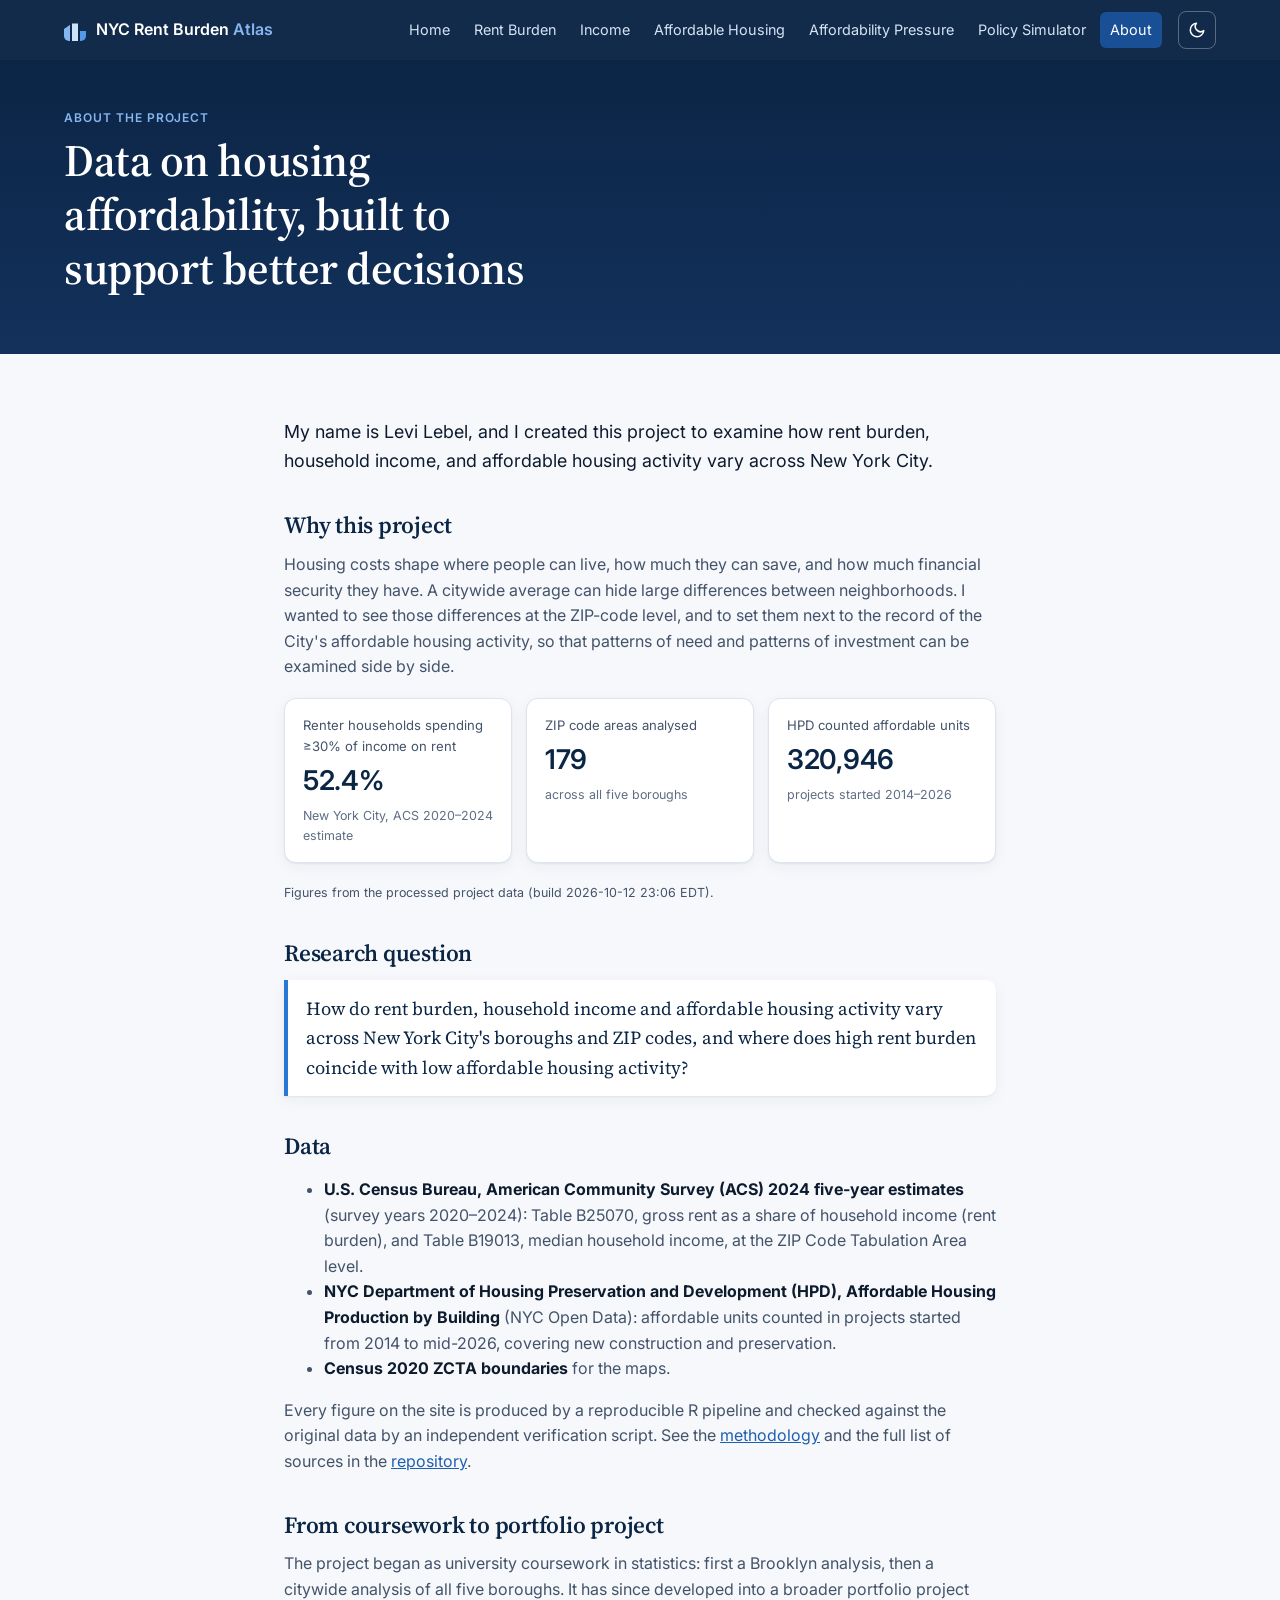
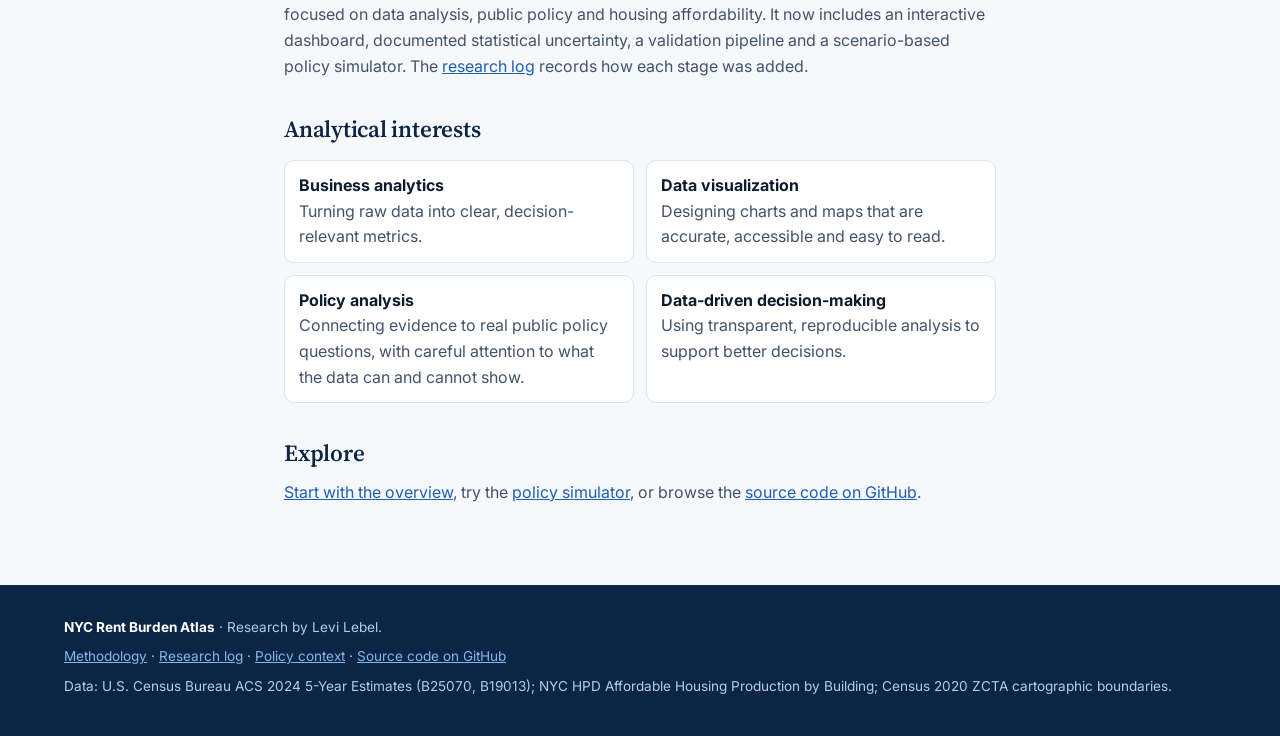
<file: docs/about.html>
<!doctype html>
<html lang="en">
<head>
  <meta charset="utf-8">
  <meta name="viewport" content="width=device-width, initial-scale=1">
  <meta name="color-scheme" content="light dark">
  <script>
    // Resolve the theme before first paint (no flash): saved choice, else OS preference.
    (function () {
      var saved = null;
      try { saved = localStorage.getItem("atlas-theme"); } catch (e) {}
      var sys = window.matchMedia && window.matchMedia("(prefers-color-scheme: dark)").matches ? "dark" : "light";
      var t = saved === "light" || saved === "dark" ? saved : sys;
      document.documentElement.setAttribute("data-theme", t);
      document.documentElement.setAttribute("data-theme-source", saved ? "user" : "system");
    })();
  </script>
  <title>About · NYC Rent Burden Atlas</title>
  <meta name="description" content="About the NYC Rent Burden Atlas: the creator, research question, data sources and how the project developed from university coursework.">
  <link rel="preconnect" href="https://fonts.googleapis.com">
  <link rel="preconnect" href="https://fonts.gstatic.com" crossorigin>
  <link href="https://fonts.googleapis.com/css2?family=Inter:wght@400;500;600;700&family=Source+Serif+4:opsz,wght@8..60,500;8..60,600&display=swap" rel="stylesheet">
  <link rel="stylesheet" href="assets/css/styles.css">
  <link rel="icon" href="data:image/svg+xml,%3Csvg xmlns='http://www.w3.org/2000/svg' viewBox='0 0 32 32'%3E%3Crect width='32' height='32' rx='6' fill='%230b2545'/%3E%3Crect x='7' y='14' width='4' height='11' fill='%238db3e2'/%3E%3Crect x='14' y='9' width='4' height='16' fill='%23cde2fb'/%3E%3Crect x='21' y='17' width='4' height='8' fill='%235598e7'/%3E%3C/svg%3E">
</head>
<body>
  <a class="skip-link" href="#main">Skip to content</a>

  <header class="site-header">
    <div class="wrap header-inner">
      <a class="brand" href="index.html" aria-label="NYC Rent Burden Atlas — home">
        <span class="brand-mark" aria-hidden="true"></span>
        <span class="brand-text">NYC Rent Burden <em>Atlas</em></span>
      </a>
      <nav id="site-nav" class="site-nav" aria-label="Sections">
        <a href="index.html#overview">Home</a>
        <a href="index.html#boroughs">Rent Burden</a>
        <a href="index.html#income">Income</a>
        <a href="index.html#housing">Affordable Housing</a>
        <a href="index.html#pressure">Affordability Pressure</a>
        <a href="index.html#simulator">Policy Simulator</a>
        <a href="about.html" class="active" aria-current="page">About</a>
      </nav>
      <button class="header-btn nav-toggle" aria-expanded="false" aria-controls="site-nav">Menu</button>
      <button class="header-btn theme-toggle" id="theme-toggle" type="button" aria-label="Switch to dark mode" title="Switch to dark mode">
        <svg class="icon-moon" viewBox="0 0 24 24" fill="none" stroke="currentColor" stroke-width="2" stroke-linecap="round" stroke-linejoin="round" aria-hidden="true" focusable="false"><path d="M21 12.8A9 9 0 1 1 11.2 3a7 7 0 0 0 9.8 9.8z"/></svg>
        <svg class="icon-sun" viewBox="0 0 24 24" fill="none" stroke="currentColor" stroke-width="2" stroke-linecap="round" stroke-linejoin="round" aria-hidden="true" focusable="false"><circle cx="12" cy="12" r="4.5"/><path d="M12 2v2M12 20v2M4.9 4.9l1.4 1.4M17.7 17.7l1.4 1.4M2 12h2M20 12h2M4.9 19.1l1.4-1.4M17.7 6.3l1.4-1.4"/></svg>
      </button>
    </div>
  </header>

  <main id="main">
    <section class="hero about-hero">
      <div class="wrap">
        <p class="eyebrow">About the project</p>
        <h1>Data on housing affordability, built to support better decisions</h1>
      </div>
    </section>

    <section class="section">
      <div class="wrap about-body">
        <p class="about-intro">My name is Levi Lebel, and I created this project to examine how rent burden, household income, and affordable housing activity vary across New York City.</p>

        <h2>Why this project</h2>
        <p>Housing costs shape where people can live, how much they can save, and how much financial security they have.
          A citywide average can hide large differences between neighborhoods. I wanted to see those differences at the ZIP-code level,
          and to set them next to the record of the City's affordable housing activity, so that patterns of need and patterns of investment can be examined side by side.</p>
        <div class="kpis small about-facts" id="about-facts" aria-live="polite"></div>
        <p class="source" id="about-facts-source"></p>

        <h2>Research question</h2>
        <p class="about-question">How do rent burden, household income and affordable housing activity vary across New York City's boroughs and ZIP codes,
          and where does high rent burden coincide with low affordable housing activity?</p>

        <h2>Data</h2>
        <ul>
          <li><strong>U.S. Census Bureau, American Community Survey (ACS) 2024 five-year estimates</strong> (survey years 2020–2024):
            Table B25070, gross rent as a share of household income (rent burden), and Table B19013, median household income, at the ZIP Code Tabulation Area level.</li>
          <li><strong>NYC Department of Housing Preservation and Development (HPD), Affordable Housing Production by Building</strong> (NYC Open Data):
            affordable units counted in projects started from 2014 to mid-2026, covering new construction and preservation.</li>
          <li><strong>Census 2020 ZCTA boundaries</strong> for the maps.</li>
        </ul>
        <p>Every figure on the site is produced by a reproducible R pipeline and checked against the original data by an independent verification script.
          See the <a href="index.html#methods">methodology</a> and the full list of sources in the <a href="https://github.com/levilebel/nyc-rent-burden-atlas/blob/main/DATA_SOURCES.md" rel="noopener">repository</a>.</p>

        <h2>From coursework to portfolio project</h2>
        <p>The project began as university coursework in statistics: first a Brooklyn analysis, then a citywide analysis of all five boroughs.
          It has since developed into a broader portfolio project focused on data analysis, public policy and housing affordability.
          It now includes an interactive dashboard, documented statistical uncertainty, a validation pipeline and a scenario-based policy simulator.
          The <a href="index.html#research">research log</a> records how each stage was added.</p>

        <h2>Analytical interests</h2>
        <ul class="about-interests">
          <li><strong>Business analytics</strong><br>Turning raw data into clear, decision-relevant metrics.</li>
          <li><strong>Data visualization</strong><br>Designing charts and maps that are accurate, accessible and easy to read.</li>
          <li><strong>Policy analysis</strong><br>Connecting evidence to real public policy questions, with careful attention to what the data can and cannot show.</li>
          <li><strong>Data-driven decision-making</strong><br>Using transparent, reproducible analysis to support better decisions.</li>
        </ul>

        <h2>Explore</h2>
        <p><a href="index.html#overview">Start with the overview</a>, try the <a href="index.html#simulator">policy simulator</a>,
          or browse the <a href="https://github.com/levilebel/nyc-rent-burden-atlas" rel="noopener">source code on GitHub</a>.</p>
      </div>
    </section>
  </main>

  <footer class="site-footer">
    <div class="wrap">
      <p><strong>NYC Rent Burden Atlas</strong> · Research by Levi Lebel.</p>
      <nav class="footer-links" aria-label="More">
        <a href="index.html#methods">Methodology</a> · <a href="index.html#research">Research log</a> · <a href="index.html#policy">Policy context</a> ·
        <a href="https://github.com/levilebel/nyc-rent-burden-atlas" rel="noopener">Source code on GitHub</a>
      </nav>
      <p>Data: U.S. Census Bureau ACS 2024 5-Year Estimates (B25070, B19013); NYC HPD Affordable Housing Production by Building; Census 2020 ZCTA cartographic boundaries.</p>
    </div>
  </footer>

  <script type="module" src="assets/js/about.js"></script>
</body>
</html>
</file>
<file: docs/assets/css/styles.css>
/* ============================================================
   NYC Rent Burden Atlas — styles
   Every colour is a token. Light tokens on :root; dark tokens on
   :root[data-theme="dark"] (set before first paint by the inline
   script in index.html, from localStorage or prefers-color-scheme).
   Chart mark colours live in assets/js/util.js (THEMES) and follow
   the same data-theme attribute.
   ============================================================ */

:root {
  color-scheme: light;
  /* brand ramp */
  --navy-900: #0b2545;
  --navy-800: #13315c;
  --blue-600: #184f95;
  --blue-500: #256abf;
  --blue-450: #2a78d6;
  --blue-350: #5598e7;
  --blue-250: #86b6ef;
  --blue-50: #eaf2fc;

  /* surfaces */
  --page: #f6f8fb;
  --surface-1: #ffffff;          /* cards, chart surface */
  --surface-2: #ffffff;          /* inputs, table header */
  --surface-band: #eef3f9;
  --surface-hover: #eaf2fc;
  --border: #dde4ee;
  --border-strong: #c4cfdd;
  --grid: #e6ebf2;
  --shadow: 0 1px 2px rgba(11, 37, 69, .06), 0 4px 16px rgba(11, 37, 69, .05);

  /* text */
  --text-primary: #0d1b2e;
  --text-secondary: #43536a;
  --text-muted: #5f6e84;
  --heading: #0b2545;
  --link: #1f5fb0;
  --eyebrow: #2a6cc0;

  /* header / hero / footer (dark in both themes) */
  --header-bg: rgba(11, 37, 69, .97);
  --header-text: #d6e3f5;
  --header-active: #184f95;
  --hero-from: #0b2545;
  --hero-to: #13315c;
  --hero-text: #c9d8ee;
  --hero-accent: #86b6ef;
  --hero-tile: rgba(255, 255, 255, .06);
  --hero-tile-border: rgba(255, 255, 255, .12);
  --hero-tile-label: #b9cbe5;
  --hero-tile-note: #9fb4d3;
  --footer-bg: #0b2545;
  --footer-text: #b9cbe5;

  /* components */
  --accent: #2a78d6;
  --accent-cyan: #1b8aa0;
  --tab-track: #eef3f9;
  --tab-active: #ffffff;
  --tooltip-bg: #0b2545;
  --tooltip-text: #ffffff;
  --tooltip-muted: #a9c1e2;
  --tooltip-border: transparent;
  --badge-bg: #eaf2fc;
  --badge-text: #184f95;
  --warn-bg: #fff4dc;
  --warn-text: #7a4d00;
  --pass-bg: #e3f2ea;
  --pass-text: #1d6b42;
  --fail-bg: #fde8e8;
  --fail-text: #9b1c1c;
  --selected-row: #fff7e0;
  --map-outline: #0b2545;
  --map-hover: #0b2545;
  --select-ring: #f2a900;
  --hatch-a: #e9edf2;
  --hatch-b: #cfd7e2;
  --focus: #5598e7;

  --radius: 12px;
  --font-sans: "Inter", system-ui, -apple-system, "Segoe UI", Roboto, sans-serif;
  --font-serif: "Source Serif 4", Georgia, serif;
}

:root[data-theme="dark"] {
  color-scheme: dark;
  --page: #0b1a2e;               /* deep navy */
  --surface-1: #12274a;          /* elevated cards */
  --surface-2: #17305a;
  --surface-band: #0e2039;
  --surface-hover: #1b3866;
  --border: #284670;             /* subtle blue-gray */
  --border-strong: #3a5a86;
  --grid: #213c63;
  --shadow: 0 1px 2px rgba(0, 0, 0, .25), 0 6px 20px rgba(0, 0, 0, .22);

  --text-primary: #e9eff8;       /* soft white */
  --text-secondary: #b6c5da;     /* light gray-blue */
  --text-muted: #94a8c4;
  --heading: #f1f5fb;
  --link: #8ec2ff;
  --eyebrow: #6fc7d9;            /* muted cyan */

  --header-bg: rgba(6, 17, 33, .97);
  --header-text: #c9d8ee;
  --header-active: #1f5fb0;
  --hero-from: #071427;
  --hero-to: #0d2140;
  --hero-text: #c2d2ea;
  --hero-accent: #8ec2ff;
  --hero-tile: rgba(255, 255, 255, .05);
  --hero-tile-border: rgba(142, 194, 255, .18);
  --hero-tile-label: #b0c3df;
  --hero-tile-note: #93a9c9;
  --footer-bg: #061121;
  --footer-text: #a9bcd8;

  --accent: #4c9bff;             /* vibrant professional blue */
  --accent-cyan: #5cc4d6;
  --tab-track: #0e2039;
  --tab-active: #1f3d6b;
  --tooltip-bg: #1e3c68;
  --tooltip-text: #f3f7fc;
  --tooltip-muted: #a8c3e6;
  --tooltip-border: #3d628f;
  --badge-bg: #1b3866;
  --badge-text: #b9d6fb;
  --warn-bg: #3d2f12;
  --warn-text: #f5cf7d;
  --pass-bg: #123b2c;
  --pass-text: #8be0b4;
  --fail-bg: #45191c;
  --fail-text: #ffb3b3;
  --selected-row: #3a3215;
  --map-outline: rgba(233, 239, 248, .85);
  --map-hover: #ffffff;
  --select-ring: #ffc233;
  --hatch-a: #17305a;
  --hatch-b: #2a4874;
  --focus: #8ec2ff;
}

* { box-sizing: border-box; }
html { scroll-behavior: smooth; scroll-padding-top: 72px; }
body {
  margin: 0;
  background: var(--page);
  color: var(--text-primary);
  font: 400 16px/1.6 var(--font-sans);
  -webkit-font-smoothing: antialiased;
}
h1, h2, h3 { line-height: 1.2; margin: 0 0 .5em; }
h1, h2 { font-family: var(--font-serif); font-weight: 600; letter-spacing: -.01em; }
h2 { font-size: clamp(1.6rem, 3vw, 2.1rem); color: var(--heading); }
h3 { font-size: 1.05rem; font-weight: 600; }
p { margin: 0 0 1em; }
a { color: var(--link); }
small { color: var(--text-muted); }
a:focus-visible, button:focus-visible, select:focus-visible, input:focus-visible, [tabindex]:focus-visible, th:focus-visible, tr:focus-visible {
  outline: 3px solid var(--focus); outline-offset: 2px; border-radius: 4px;
}
.wrap { max-width: 1200px; margin: 0 auto; padding: 0 24px; }
.narrow-ish { max-width: 920px; }
.skip-link { position: absolute; left: -9999px; top: 8px; background: var(--navy-900); color: #fff; padding: 8px 12px; z-index: 100; }
.skip-link:focus { left: 8px; }

/* Theme switch transition: applied briefly by JS, never under reduced motion */
html.theme-anim, html.theme-anim *, html.theme-anim *::before, html.theme-anim *::after {
  transition: background-color .28s ease, color .28s ease, border-color .28s ease, fill .28s ease, stroke .28s ease, box-shadow .28s ease !important;
}

/* ---------- header ---------- */
.site-header { position: sticky; top: 0; z-index: 50; background: var(--header-bg); backdrop-filter: saturate(140%) blur(6px); color: #fff; }
.header-inner { display: flex; align-items: center; gap: 16px; height: 60px; }
.brand { display: flex; align-items: center; gap: 10px; color: #fff; text-decoration: none; font-weight: 600; white-space: nowrap; }
.brand em { font-style: normal; color: var(--hero-accent); }
.brand-mark { width: 22px; height: 22px; border-radius: 5px; flex: none;
  background: linear-gradient(90deg, #86b6ef 0 28%, transparent 28% 36%, #cde2fb 36% 64%, transparent 64% 72%, #5598e7 72%);
  clip-path: polygon(0 45%, 28% 45%, 28% 100%, 0 100%, 0 45%, 36% 20%, 64% 20%, 64% 100%, 36% 100%, 36% 20%, 72% 55%, 100% 55%, 100% 100%, 72% 100%);
}
.site-nav { display: flex; gap: 4px; margin-left: auto; }
.site-nav a { color: var(--header-text); text-decoration: none; font-size: .9rem; padding: 6px 10px; border-radius: 6px; }
.site-nav a:hover { background: rgba(255,255,255,.08); color: #fff; }
.site-nav a.active { background: var(--header-active); color: #fff; }
.header-btn {
  display: inline-flex; align-items: center; justify-content: center; gap: 6px;
  background: transparent; color: #fff; border: 1px solid rgba(255,255,255,.3); border-radius: 8px;
  min-height: 38px; min-width: 38px; padding: 0 10px; font: 500 .9rem var(--font-sans); cursor: pointer;
}
.header-btn:hover { background: rgba(255,255,255,.1); border-color: rgba(255,255,255,.5); }
.nav-toggle { display: none; margin-left: auto; }
.theme-toggle { padding: 0; width: 38px; flex: none; }
.theme-toggle svg { width: 18px; height: 18px; }
.theme-toggle .icon-sun { display: none; }
:root[data-theme="dark"] .theme-toggle .icon-sun { display: block; }
:root[data-theme="dark"] .theme-toggle .icon-moon { display: none; }

/* ---------- hero ---------- */
.hero { background: linear-gradient(180deg, var(--hero-from) 0%, var(--hero-to) 100%); color: #fff; padding: 56px 0 48px; }
.hero h1 { font-size: clamp(2rem, 4.6vw, 3.1rem); max-width: 24ch; color: #fff; }
.hero .lede { font-size: 1.15rem; color: var(--hero-text); max-width: 62ch; }
.eyebrow { text-transform: uppercase; letter-spacing: .08em; font-size: .75rem; font-weight: 600; color: var(--eyebrow); margin-bottom: .6em; }
.hero .eyebrow { color: var(--hero-accent); }
.hero-figure { display: flex; align-items: flex-end; gap: 20px; flex-wrap: wrap; margin: 32px 0 28px; }
.hero-figure .big { font-size: clamp(3.5rem, 9vw, 5.5rem); font-weight: 700; line-height: 1; letter-spacing: -.03em; }
.hero-figure .big small { font-size: .45em; font-weight: 600; color: var(--hero-accent); }
.hero-figure .explain { max-width: 46ch; color: var(--hero-text); padding-bottom: 6px; }
.hero-figure .explain strong { color: #fff; }

.kpis { display: grid; grid-template-columns: repeat(4, minmax(0, 1fr)); gap: 14px; }
.kpi { background: var(--hero-tile); border: 1px solid var(--hero-tile-border); border-radius: var(--radius); padding: 16px 18px; }
.kpi .label { font-size: .82rem; color: var(--hero-tile-label); }
.kpi .value { font-size: 1.7rem; font-weight: 600; letter-spacing: -.01em; margin-top: 2px; }
.kpi .note { font-size: .78rem; color: var(--hero-tile-note); margin-top: 4px; }
.kpis.small { margin-bottom: 20px; }
.kpis.small .kpi { background: var(--surface-1); border-color: var(--border); box-shadow: var(--shadow); }
.kpis.small .kpi .label { color: var(--text-secondary); }
.kpis.small .kpi .value { color: var(--heading); }
.kpis.small .kpi .note { color: var(--text-muted); }

/* ---------- sections ---------- */
.section { padding: 64px 0; }
.band { background: var(--surface-band); padding: 56px 0; }
.section-head { max-width: 760px; margin-bottom: 24px; }
.section-head p { color: var(--text-secondary); }

.card { background: var(--surface-1); border: 1px solid var(--border); border-radius: var(--radius); box-shadow: var(--shadow);
  padding: 20px 22px; margin-bottom: 20px; min-width: 0; }
.card-title { color: var(--heading); margin-bottom: 4px; }
.card-sub { color: var(--text-secondary); font-size: .9rem; margin-bottom: 8px; }
.card-head-row { display: flex; justify-content: space-between; align-items: center; gap: 12px; flex-wrap: wrap; }
.source { font-size: .78rem; color: var(--text-muted); margin: 10px 0 0; }
.grid-2 { display: grid; grid-template-columns: repeat(2, minmax(0, 1fr)); gap: 20px; }
.grid-2 > .card { margin-bottom: 20px; }

.measures { display: grid; grid-template-columns: repeat(4, minmax(0, 1fr)); gap: 14px; }
.measure { background: var(--surface-1); border-radius: var(--radius); padding: 16px 18px; border: 1px solid var(--border); border-top: 3px solid var(--accent); box-shadow: var(--shadow); }
.measure h3 { color: var(--heading); font-size: .98rem; }
.measure p { font-size: .88rem; color: var(--text-secondary); margin: 0; }
.measure strong { color: var(--text-primary); }

/* ---------- controls ---------- */
.controls { display: flex; flex-wrap: wrap; gap: 14px; align-items: flex-end; margin-bottom: 16px; }
.controls.compact { margin: 4px 0 8px; }
.controls label, label.inline { display: flex; flex-direction: column; gap: 4px; font-size: .78rem; font-weight: 600; color: var(--text-secondary); text-transform: uppercase; letter-spacing: .04em; }
label.inline { flex-direction: row; align-items: center; gap: 8px; }
select, input[type="search"] {
  font: 500 .92rem var(--font-sans); color: var(--text-primary); text-transform: none; letter-spacing: 0;
  background: var(--surface-2); border: 1px solid var(--border-strong); border-radius: 8px; padding: 8px 10px; min-height: 40px; max-width: 100%;
}
select option { background: var(--surface-2); color: var(--text-primary); }
input[type="search"]::placeholder { color: var(--text-muted); }
input[type="search"] { width: 160px; }
.btn-link { background: none; border: none; color: var(--link); font: 500 .88rem var(--font-sans); cursor: pointer; padding: 6px 0; }
.btn-link:hover { text-decoration: underline; }
.tabs { display: inline-flex; background: var(--tab-track); border-radius: 8px; padding: 3px; margin: 6px 0 10px; border: 1px solid var(--border); }
.tabs button { border: none; background: none; font: 500 .86rem var(--font-sans); color: var(--text-secondary); padding: 7px 12px; border-radius: 6px; cursor: pointer; }
.tabs button[aria-selected="true"] { background: var(--tab-active); color: var(--heading); box-shadow: 0 1px 2px rgba(0,0,0,.12); }

/* ---------- charts ---------- */
.chart { width: 100%; min-height: 120px; position: relative; }
.chart svg { display: block; width: 100%; height: auto; overflow: visible; }
.chart:empty::before, .map:empty::before {
  content: "Loading chart…"; display: block; padding: 32px 0; color: var(--text-muted); font-size: .85rem; text-align: center;
}
.axis text { fill: var(--text-muted); font: 400 11.5px var(--font-sans); }
.axis path, .axis line { stroke: var(--grid); }
.axis .domain { stroke: none; }
.grid line { stroke: var(--grid); shape-rendering: crispEdges; }
.grid .domain { display: none; }
.axis-title { fill: var(--text-secondary); font: 500 11.5px var(--font-sans); }
.value-label { fill: var(--text-primary); font: 600 12px var(--font-sans); font-variant-numeric: tabular-nums; }
.cat-label { fill: var(--text-primary); font: 500 12.5px var(--font-sans); }
.ref-line { stroke: var(--text-muted); stroke-width: 1; stroke-dasharray: 4 3; }
.ref-label { fill: var(--text-muted); font: 500 11px var(--font-sans); }
.legend { display: flex; flex-wrap: wrap; gap: 6px 16px; font-size: .82rem; color: var(--text-secondary); margin: 6px 0 4px; }
.legend .key { display: inline-flex; align-items: center; gap: 6px; }
.legend .sw { width: 12px; height: 12px; border-radius: 3px; display: inline-block; }
.empty-state { color: var(--text-secondary); font-size: .9rem; padding: 18px 0; margin: 0; }

.tooltip {
  position: fixed; z-index: 200; pointer-events: none; max-width: 300px;
  background: var(--tooltip-bg); color: var(--tooltip-text); border: 1px solid var(--tooltip-border); border-radius: 8px; padding: 10px 12px;
  font-size: .82rem; line-height: 1.45; box-shadow: 0 6px 24px rgba(0,0,0,.28);
}
.tooltip .tt-title { font-weight: 600; font-size: .9rem; margin-bottom: 4px; }
.tooltip .tt-row { display: flex; justify-content: space-between; gap: 14px; }
.tooltip .tt-row span:last-child { font-variant-numeric: tabular-nums; font-weight: 600; }
.tooltip .tt-note { color: var(--tooltip-muted); margin-top: 4px; font-size: .76rem; }

/* ---------- map ---------- */
.map-layout { display: grid; grid-template-columns: minmax(0, 1.7fr) minmax(260px, 1fr); gap: 20px; }
.map-card { margin-bottom: 20px; }
.map { width: 100%; aspect-ratio: 1 / 1; max-height: 680px; position: relative; }
.map svg { width: 100%; height: 100%; display: block; }
.zcta { stroke: var(--surface-1); stroke-width: .6; cursor: pointer; transition: opacity .15s; }
.zcta:hover { stroke: var(--map-hover); stroke-width: 1.5; }
.zcta.dim { opacity: .18; }
.zcta.selected { stroke: var(--select-ring); stroke-width: 2.4; }
.boro-outline { fill: none; stroke: var(--map-outline); stroke-width: 1.1; pointer-events: none; }
.map-legend { display: flex; flex-direction: column; gap: 4px; margin-top: 8px; font-size: .8rem; color: var(--text-secondary); }
.map-legend strong { color: var(--text-primary); }
.map-legend .ramp { display: flex; height: 10px; border-radius: 3px; overflow: hidden; max-width: 360px; }
.map-legend .ramp span { flex: 1; }
.map-legend .ticks { display: flex; justify-content: space-between; max-width: 360px; font-variant-numeric: tabular-nums; }
.map-legend .na { display: inline-flex; align-items: center; gap: 6px; }
.map-legend .na i { width: 12px; height: 10px; display: inline-block; background: repeating-linear-gradient(45deg, var(--hatch-a) 0 3px, var(--hatch-b) 3px 5px); border-radius: 2px; }

.detail { margin-bottom: 20px; }
.detail h3 { font-family: var(--font-serif); font-size: 1.7rem; color: var(--heading); margin-bottom: 0; }
.detail .boro { color: var(--text-secondary); font-size: .9rem; margin-bottom: 12px; }
.detail dl { display: grid; grid-template-columns: 1fr auto; gap: 7px 12px; margin: 0; font-size: .9rem; }
.detail dt { color: var(--text-secondary); }
.detail dd { margin: 0; text-align: right; font-weight: 600; font-variant-numeric: tabular-nums; }
.detail dd small { font-weight: 400; color: var(--text-muted); }
.detail .group { grid-column: 1 / -1; font-size: .72rem; font-weight: 700; text-transform: uppercase; letter-spacing: .06em; color: var(--eyebrow); margin-top: 8px; border-top: 1px solid var(--grid); padding-top: 10px; }
.detail .empty { color: var(--text-secondary); }
.badge { display: inline-block; font-size: .72rem; font-weight: 600; padding: 2px 8px; border-radius: 99px; background: var(--badge-bg); color: var(--badge-text); margin: 2px 4px 2px 0; }
.badge.warn { background: var(--warn-bg); color: var(--warn-text); }

/* ---------- tables ---------- */
.table-scroll { overflow-x: auto; }
.table-scroll.tall { max-height: 460px; overflow-y: auto; }
.data-table { width: 100%; border-collapse: collapse; font-size: .86rem; font-variant-numeric: tabular-nums; }
.data-table th, .data-table td { padding: 8px 10px; text-align: right; border-bottom: 1px solid var(--grid); white-space: nowrap; }
.data-table th:first-child, .data-table td:first-child, .data-table th.l, .data-table td.l { text-align: left; }
.data-table thead th { position: sticky; top: 0; background: var(--surface-1); color: var(--text-secondary); font-weight: 600; font-size: .78rem; z-index: 1; }
.data-table thead th.sortable { cursor: pointer; user-select: none; }
.data-table thead th.sortable:hover { color: var(--heading); }
.data-table thead th[aria-sort="ascending"]::after { content: " ▲"; font-size: .7em; }
.data-table thead th[aria-sort="descending"]::after { content: " ▼"; font-size: .7em; }
.data-table tbody tr.clickable { cursor: pointer; }
.data-table tbody tr.clickable:hover { background: var(--surface-hover); }
.data-table tbody tr.is-selected { background: var(--selected-row); }
.data-table tr.total td { font-weight: 700; border-top: 2px solid var(--border); }

/* ---------- methods ---------- */
.prose h3 { font-family: var(--font-serif); font-size: 1.35rem; color: var(--heading); margin-top: 1.8em; }
.prose p, .prose li { color: var(--text-secondary); }
.prose strong { color: var(--text-primary); }
.prose code, .formula { font-family: "Cascadia Code", Consolas, monospace; font-size: .86em; background: var(--surface-1); color: var(--text-primary); border: 1px solid var(--border); border-radius: 4px; padding: 1px 5px; }
.formula { display: block; padding: 10px 14px; margin: 8px 0 14px; color: var(--heading); overflow-x: auto; white-space: pre; }
.source-list { display: grid; gap: 12px; }
.source-item { background: var(--surface-1); border: 1px solid var(--border); border-radius: 10px; padding: 14px 16px; font-size: .9rem; }
.source-item h4 { margin: 0 0 4px; color: var(--heading); font-size: .98rem; }
.source-item dl { display: grid; grid-template-columns: 110px 1fr; gap: 3px 10px; margin: 6px 0 0; }
.source-item dt { color: var(--text-muted); }
.source-item dd { margin: 0; color: var(--text-secondary); }
.checks { display: grid; gap: 8px; }
.check { display: grid; grid-template-columns: 70px 1fr; gap: 12px; background: var(--surface-1); border: 1px solid var(--border); border-radius: 10px; padding: 12px 14px; font-size: .88rem; }
.check .st { font-weight: 700; font-size: .72rem; letter-spacing: .05em; border-radius: 6px; text-align: center; padding: 3px 0; align-self: start; }
.check .st.pass { background: var(--pass-bg); color: var(--pass-text); }
.check .st.note { background: var(--badge-bg); color: var(--badge-text); }
.check .st.flag { background: var(--warn-bg); color: var(--warn-text); }
.check .st.fail { background: var(--fail-bg); color: var(--fail-text); }
.check h4 { margin: 0 0 3px; font-size: .92rem; color: var(--heading); }
.check p { margin: 0; color: var(--text-secondary); }

/* ---------- research log ---------- */
.timeline { display: grid; gap: 16px; }
.module { display: grid; grid-template-columns: 140px 1fr; gap: 20px; background: var(--surface-1); border: 1px solid var(--border); border-radius: var(--radius); padding: 20px 22px; box-shadow: var(--shadow); }
.module .status { font-size: .74rem; font-weight: 700; text-transform: uppercase; letter-spacing: .06em; color: var(--pass-text); }
.module .status.planned { color: var(--text-muted); }
.module .id { font-family: var(--font-serif); font-size: 1.6rem; color: var(--heading); }
.module h3 { color: var(--heading); }
.module p { color: var(--text-secondary); font-size: .92rem; margin-bottom: .5em; }
.module strong { color: var(--text-primary); }
.module.placeholder { border-style: dashed; box-shadow: none; background: transparent; }

/* ---------- states ---------- */
.load-error { border-left: 4px solid var(--fail-text); }
.load-error strong { color: var(--fail-text); }

/* ---------- footer ---------- */
.site-footer { background: var(--footer-bg); color: var(--footer-text); padding: 32px 0; font-size: .85rem; }
.site-footer strong { color: #fff; }
.site-footer p { margin: 0 0 .5em; }

/* ---------- responsive ---------- */
@media (max-width: 1020px) {
  .measures { grid-template-columns: repeat(2, minmax(0, 1fr)); }
  .map-layout { grid-template-columns: 1fr; }
}
@media (max-width: 860px) {
  .grid-2 { grid-template-columns: 1fr; gap: 0; }
  .kpis { grid-template-columns: repeat(2, minmax(0, 1fr)); }
  .nav-toggle { display: inline-flex; }
  .site-nav { display: none; position: absolute; top: 60px; left: 0; right: 0; flex-direction: column; background: var(--header-bg); padding: 8px 16px 16px; }
  .site-nav.open { display: flex; }
  .site-nav a { padding: 10px 12px; }
}
@media (max-width: 560px) {
  .wrap { padding: 0 16px; }
  .header-inner { gap: 10px; }
  .brand-text { font-size: .95rem; }
  .hero { padding: 40px 0 32px; }
  .measures { grid-template-columns: 1fr; }
  .kpi .value { font-size: 1.35rem; }
  .card { padding: 16px; }
  .controls label { flex: 1 1 140px; }
  .controls select, .controls input[type="search"] { width: 100%; }
  .module { grid-template-columns: 1fr; gap: 6px; }
  .source-item dl { grid-template-columns: 1fr; }
  .check { grid-template-columns: 1fr; gap: 6px; }
  .check .st { width: 60px; }
}
@media (max-width: 360px) {
  .brand-text em { display: none; }
}
@media (prefers-reduced-motion: reduce) {
  html { scroll-behavior: auto; }
  *, *::before, *::after { transition: none !important; animation: none !important; }
}

/* ---------- sampling-uncertainty warning (text + icon, never colour alone) ---------- */
.uncertainty-warning { background: var(--warn-bg); color: var(--warn-text); border-radius: 8px; padding: 8px 10px; font-size: .84rem; font-weight: 500; margin: 8px 0 4px; }

/* ---------- visible uncertainty captions in ranking charts ---------- */
.bar-note { fill: var(--text-muted); font: 400 11px var(--font-sans); font-variant-numeric: tabular-nums; }
.bar-note.warn { fill: var(--warn-text); font-weight: 600; }
.data-note { font-size: .84rem; color: var(--text-secondary); background: var(--surface-band); border: 1px solid var(--border); border-radius: 8px; padding: 10px 12px; margin: 10px 0 0; }
.data-note strong { color: var(--text-primary); }
.reading-guide { margin-top: 20px; }
.reading-guide ul { margin: 6px 0 0; padding-left: 1.2em; color: var(--text-secondary); font-size: .92rem; }
.reading-guide li { margin: 3px 0; }
.reading-guide strong { color: var(--text-primary); }
.map-legend .na i.x { background: repeating-linear-gradient(45deg, var(--hatch-a) 0 2px, var(--blue-450) 2px 3px), var(--hatch-a);
  background-image: repeating-linear-gradient(45deg, transparent 0 3px, var(--blue-450) 3px 4px), repeating-linear-gradient(-45deg, transparent 0 3px, var(--blue-450) 3px 4px); }
.zcta-excluded { stroke-dasharray: 2 1.5; }

/* ============================================================
   Policy simulator, policy context, About page (v0.4)
   Built only from existing tokens so both themes work unchanged.
   ============================================================ */
.sim-banner { background: var(--warn-bg); color: var(--warn-text); border-radius: 10px; padding: 12px 14px; font-size: .92rem; margin: 0 0 18px; }
.sim-banner strong { color: inherit; }
.sim-controls { align-items: flex-end; }
.seg { display: flex; flex-wrap: wrap; align-items: flex-end; gap: 6px; border: 0; padding: 0; margin: 0; }
.seg legend { font-size: .78rem; font-weight: 600; color: var(--text-secondary); text-transform: uppercase; letter-spacing: .04em; margin-bottom: 4px; padding: 0; }
.seg button { font: 600 .92rem var(--font-sans); min-height: 40px; min-width: 56px; padding: 0 12px; border-radius: 8px; cursor: pointer;
  background: var(--surface-2); color: var(--text-primary); border: 1px solid var(--border-strong); }
.seg button[aria-pressed="true"] { background: var(--blue-500); border-color: var(--blue-500); color: #fff; }
:root[data-theme="dark"] .seg button[aria-pressed="true"] { background: var(--accent); border-color: var(--accent); }
:root[data-theme="dark"] .seg button[aria-pressed="true"] { color: #071427; }
.seg .seg-custom { display: flex; flex-direction: row; align-items: center; gap: 6px; text-transform: none; letter-spacing: 0; font-size: .86rem; font-weight: 500; color: var(--text-secondary); margin-left: 6px; }
.seg input[type="number"] { font: 500 .92rem var(--font-sans); width: 90px; min-height: 40px; padding: 8px 10px; border-radius: 8px; border: 1px solid var(--border-strong); background: var(--surface-2); color: var(--text-primary); }
.sim-narrative { color: var(--text-secondary); max-width: 820px; margin: 4px 0 18px; }
.sim-narrative strong { color: var(--text-primary); }
.map-trio { display: grid; grid-template-columns: repeat(3, minmax(0, 1fr)); gap: 14px; margin-top: 8px; }
.map-trio figure { margin: 0; min-width: 0; }
.map-trio figcaption { font-size: .82rem; font-weight: 600; color: var(--text-secondary); margin-bottom: 4px; text-transform: uppercase; letter-spacing: .04em; }
.map-sm { width: 100%; aspect-ratio: 1 / 1; position: relative; }
.map-sm svg { width: 100%; height: 100%; display: block; }
.map-sm .zcta { stroke-width: .4; }
.zcta-ring { fill: none; stroke: var(--text-primary); stroke-width: 1.4; pointer-events: none; }
.sim-legends { display: grid; grid-template-columns: repeat(2, minmax(0, 1fr)); gap: 18px; }
.map-legend .na i.ring { width: 12px; height: 10px; display: inline-block; background: transparent; border: 1.5px solid var(--text-primary); border-radius: 2px; }
.mini-title { font-size: .82rem; text-transform: uppercase; letter-spacing: .04em; color: var(--text-secondary); margin: 0 0 6px; }
.grid-2.tight { gap: 14px; }
.grid-2.tight > div { min-width: 0; }
.data-table tr.sep td { text-align: left; font-size: .74rem; font-weight: 700; text-transform: uppercase; letter-spacing: .05em; color: var(--text-muted); background: var(--surface-band); }
.sim-method ul { margin: 6px 0 0; padding-left: 1.2em; }
.sim-method li { margin: 5px 0; color: var(--text-secondary); font-size: .9rem; }
.sim-method strong { color: var(--text-primary); }

.policy-grid { display: grid; grid-template-columns: repeat(2, minmax(0, 1fr)); gap: 0 20px; }
.policy-meta { font-size: .78rem; color: var(--text-muted); margin: 0 0 8px; }
.policy-placeholder { border: 1px dashed var(--border-strong); border-radius: 8px; padding: 12px 14px; margin: 6px 0 0; color: var(--text-secondary); font-size: .9rem; }
.policy-placeholder span { display: block; font-size: .8rem; color: var(--text-muted); margin-top: 2px; }
.policy-items { list-style: none; padding: 0; margin: 0; }
.policy-items li { border-top: 1px solid var(--grid); padding: 10px 0; }
.policy-items h4 { margin: 0 0 2px; color: var(--heading); }

.footer-links { margin: 0 0 .6em; }
.footer-links a { color: var(--hero-accent); }

/* ---------- About page ---------- */
.about-hero { padding: 48px 0 36px; }
.about-hero h1 { font-size: clamp(2rem, 4.2vw, 2.8rem); max-width: 22ch; }
.about-body { max-width: 760px; }
.about-body h2 { font-size: 1.45rem; margin-top: 1.6em; }
.about-body p, .about-body li { color: var(--text-secondary); }
.about-body strong { color: var(--text-primary); }
.about-intro { font-size: 1.12rem; color: var(--text-primary) !important; }
.about-question { border-left: 4px solid var(--accent); background: var(--surface-1); border-radius: 0 10px 10px 0; padding: 14px 18px; font-family: var(--font-serif); font-size: 1.15rem; color: var(--heading) !important; box-shadow: var(--shadow); }
.about-facts { display: grid; grid-template-columns: repeat(3, minmax(0, 1fr)); gap: 14px; margin: 18px 0 6px; }
.about-interests { display: grid; grid-template-columns: repeat(2, minmax(0, 1fr)); gap: 12px; padding: 0; list-style: none; }
.about-interests li { background: var(--surface-1); border: 1px solid var(--border); border-radius: 10px; padding: 12px 14px; }

/* Seven nav items: switch to the menu button a little earlier than before */
@media (max-width: 1100px) {
  .nav-toggle { display: inline-flex; }
  .site-nav { display: none; position: absolute; top: 60px; left: 0; right: 0; flex-direction: column; background: var(--header-bg); padding: 8px 16px 16px; }
  .site-nav.open { display: flex; }
  .site-nav a { padding: 10px 12px; }
}
@media (max-width: 860px) {
  .map-trio { grid-template-columns: 1fr; }
  .sim-legends, .policy-grid, .about-interests, .about-facts { grid-template-columns: 1fr; }
}
</file>
